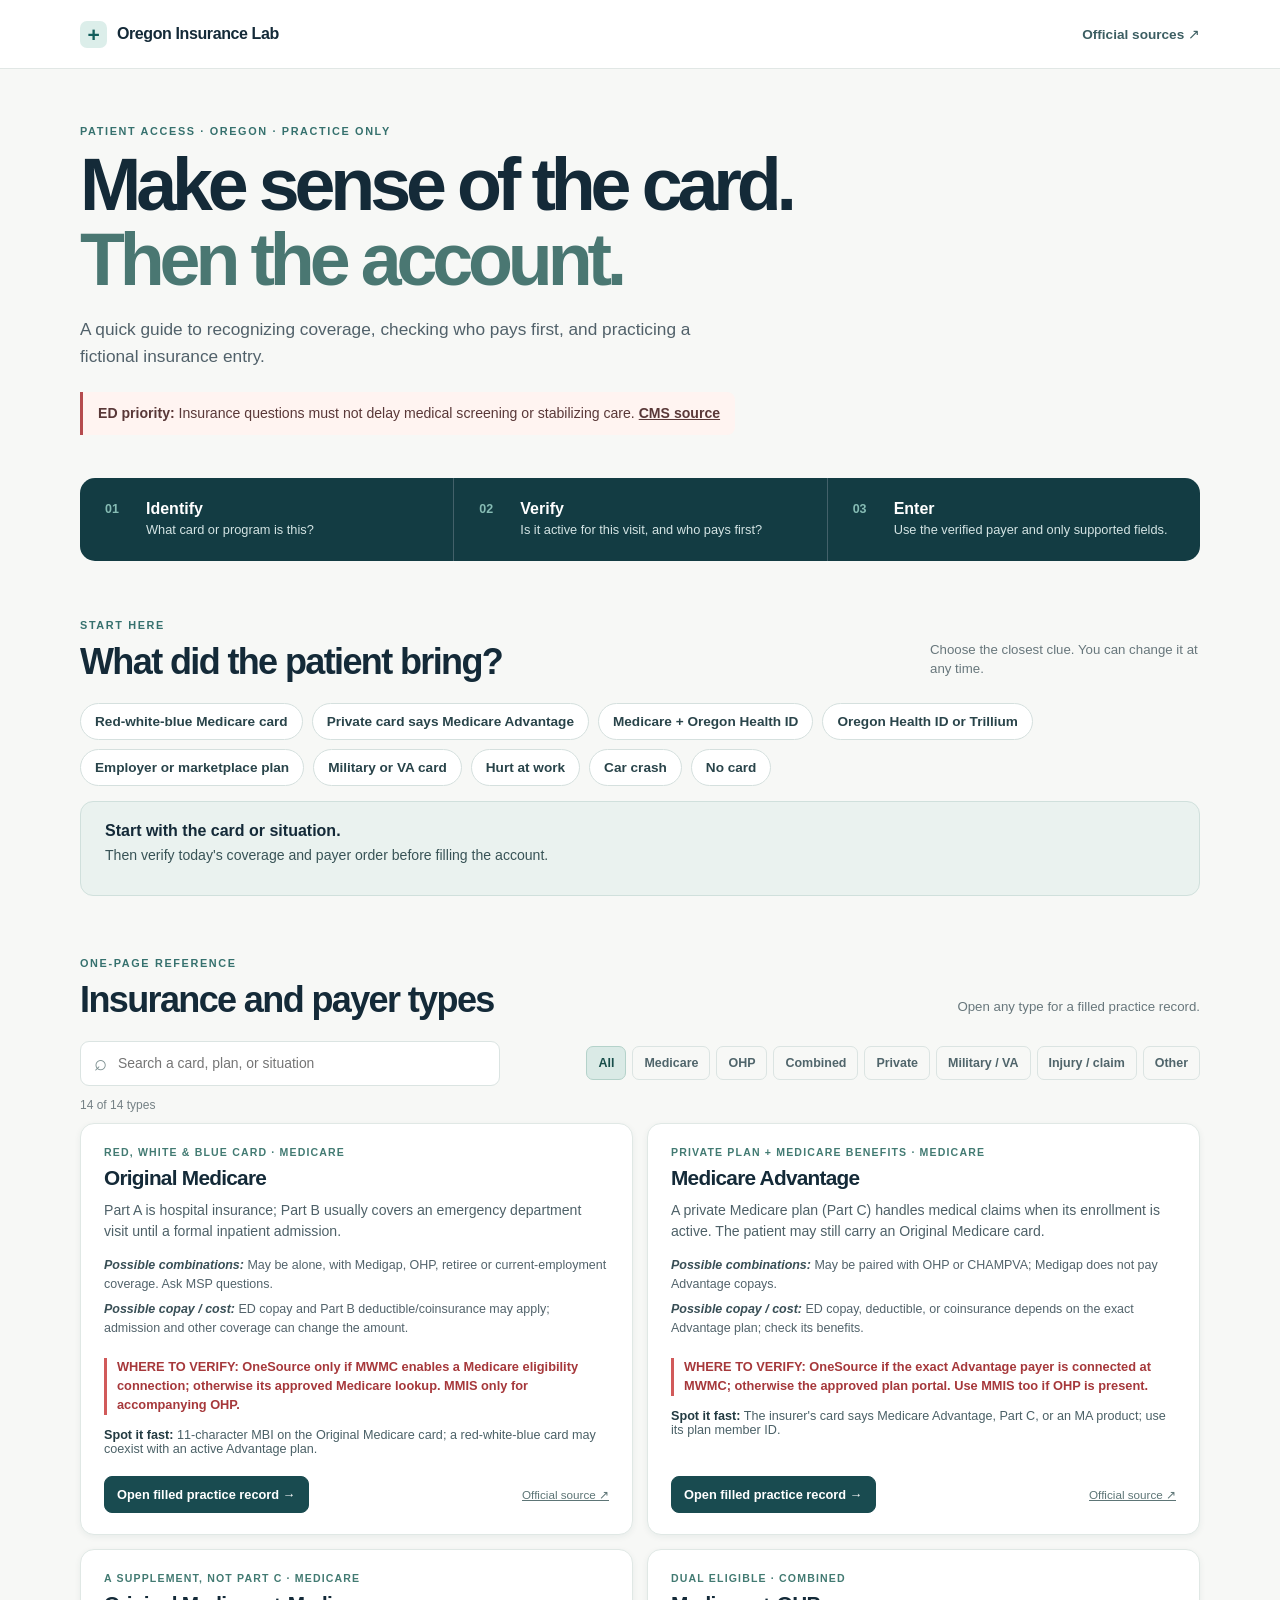
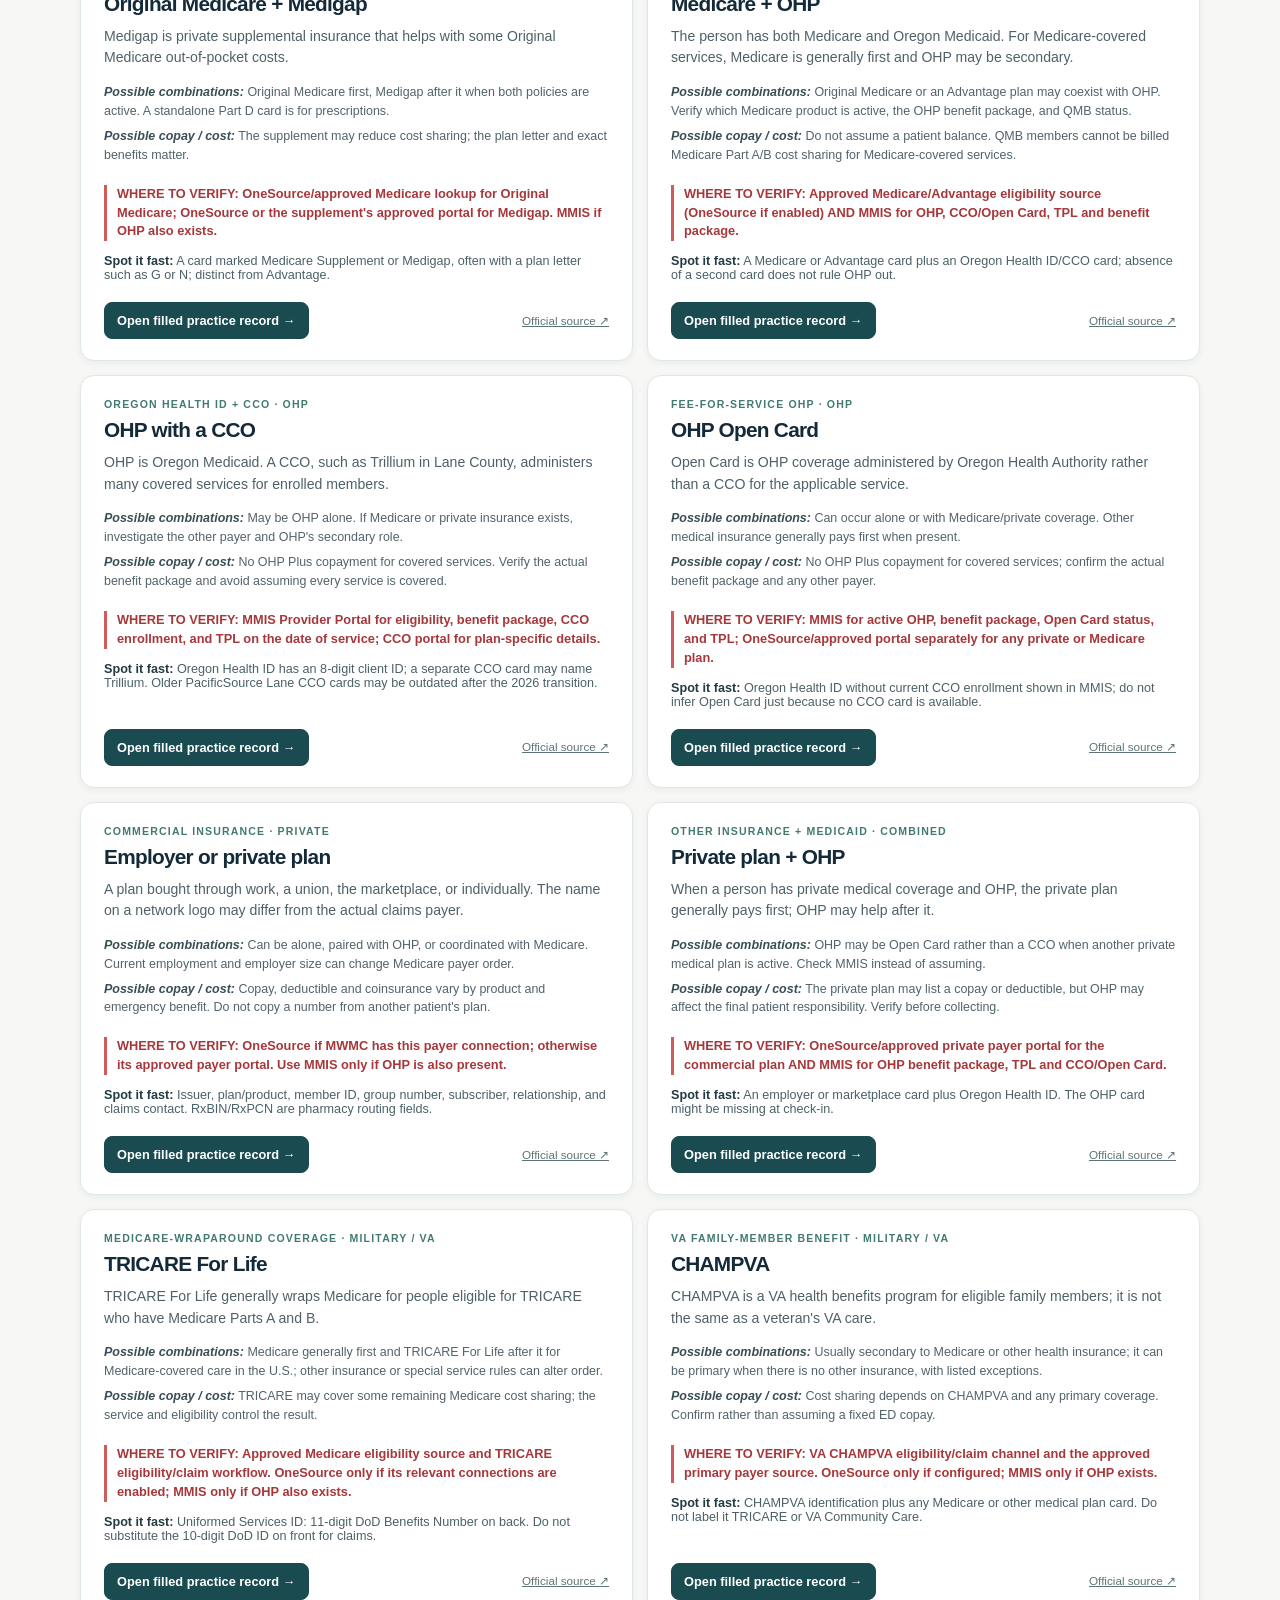
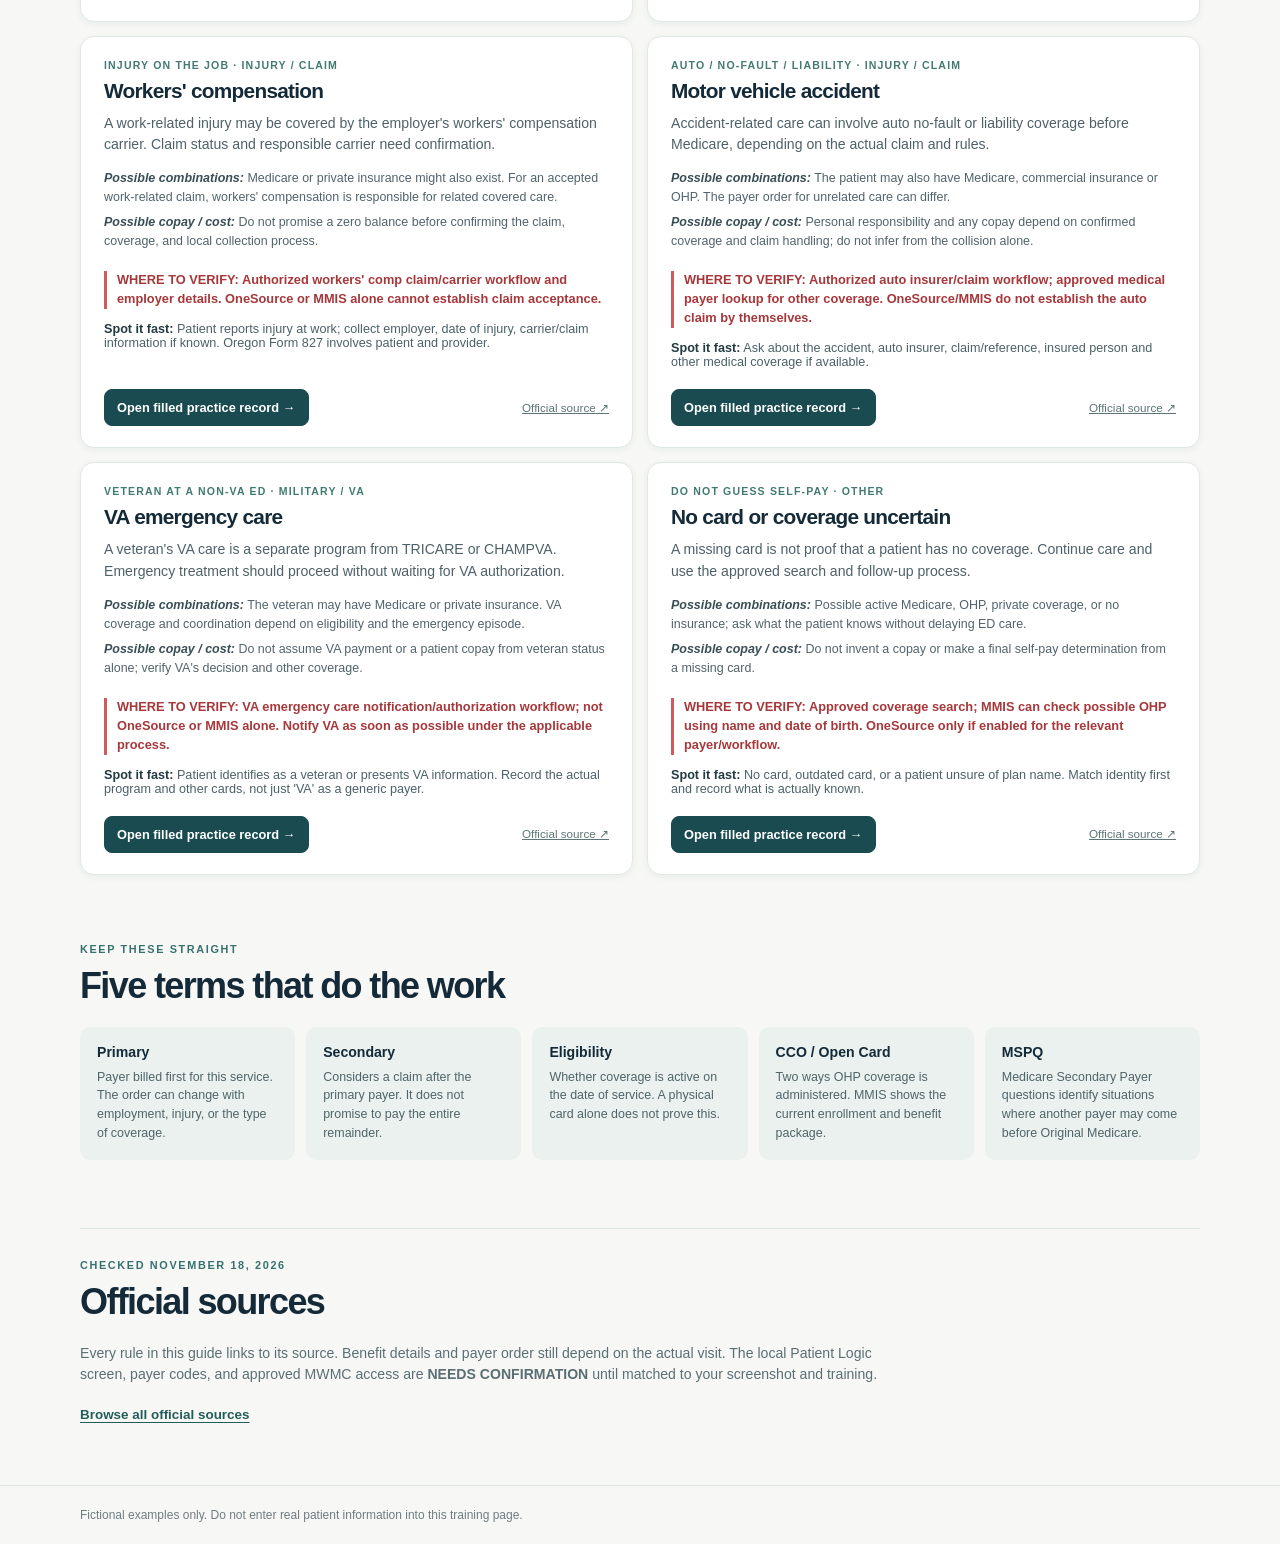
<file: projects/oregon-insurance-lab/index.html>
<!doctype html>
<html lang="en">
<head>
  <meta charset="utf-8">
  <meta name="viewport" content="width=device-width, initial-scale=1">
  <meta name="color-scheme" content="light">
  <title>Oregon Insurance Lab · Patient Access</title>
  <link rel="stylesheet" href="styles.css">
  <script src="app.js" defer></script>
</head>
<body>
  <a class="skip-link" href="#main">Skip to insurance types</a>
  <header class="site-header">
    <div class="shell header-row">
      <div class="brand"><span class="brand-mark" aria-hidden="true">+</span><span>Oregon Insurance Lab</span></div>
      <a class="header-link" href="#sources">Official sources <span aria-hidden="true">↗</span></a>
    </div>
  </header>

  <main id="main" class="shell">
    <section class="intro" aria-labelledby="page-title">
      <p class="eyebrow">Patient access · Oregon · practice only</p>
      <h1 id="page-title">Make sense of the card.<br><span>Then the account.</span></h1>
      <p class="lede">A quick guide to recognizing coverage, checking who pays first, and practicing a fictional insurance entry.</p>
      <div class="safety-line"><strong>ED priority:</strong> Insurance questions must not delay medical screening or stabilizing care. <a href="https://www.cms.gov/files/document/emtala-know-your-rights.pdf-0" target="_blank" rel="noopener noreferrer">CMS source</a></div>
    </section>

    <section class="three-steps" aria-label="Three decisions in order">
      <div><span>01</span><strong>Identify</strong><small>What card or program is this?</small></div>
      <div><span>02</span><strong>Verify</strong><small>Is it active for this visit, and who pays first?</small></div>
      <div><span>03</span><strong>Enter</strong><small>Use the verified payer and only supported fields.</small></div>
    </section>

    <section class="finder" aria-labelledby="finder-title">
      <div class="section-head">
        <div><p class="eyebrow">Start here</p><h2 id="finder-title">What did the patient bring?</h2></div>
        <p>Choose the closest clue. You can change it at any time.</p>
      </div>
      <div id="clue-list" class="clue-list" role="group" aria-label="Card and situation clues"></div>
      <div id="clue-result" class="clue-result" aria-live="polite"></div>
    </section>

    <section class="directory" aria-labelledby="directory-title">
      <div class="section-head">
        <div><p class="eyebrow">One-page reference</p><h2 id="directory-title">Insurance and payer types</h2></div>
        <p>Open any type for a filled practice record.</p>
      </div>
      <div class="tools-row">
        <label class="search-wrap"><span class="visually-hidden">Search payer types</span><span aria-hidden="true">⌕</span><input id="search" type="search" placeholder="Search a card, plan, or situation" autocomplete="off"></label>
        <div id="filters" class="filters" role="group" aria-label="Filter payer types"></div>
      </div>
      <p id="result-count" class="result-count" aria-live="polite"></p>
      <div id="payer-list" class="payer-list"></div>
    </section>

    <section class="terms" aria-labelledby="terms-title">
      <div class="section-head"><div><p class="eyebrow">Keep these straight</p><h2 id="terms-title">Five terms that do the work</h2></div></div>
      <dl>
        <div><dt>Primary</dt><dd>Payer billed first for this service. The order can change with employment, injury, or the type of coverage.</dd></div>
        <div><dt>Secondary</dt><dd>Considers a claim after the primary payer. It does not promise to pay the entire remainder.</dd></div>
        <div><dt>Eligibility</dt><dd>Whether coverage is active on the date of service. A physical card alone does not prove this.</dd></div>
        <div><dt>CCO / Open Card</dt><dd>Two ways OHP coverage is administered. MMIS shows the current enrollment and benefit package.</dd></div>
        <div><dt>MSPQ</dt><dd>Medicare Secondary Payer questions identify situations where another payer may come before Original Medicare.</dd></div>
      </dl>
    </section>

    <section id="sources" class="sources" aria-labelledby="sources-title">
      <div class="section-head"><div><p class="eyebrow">Checked November 18, 2026</p><h2 id="sources-title">Official sources</h2></div></div>
      <p>Every rule in this guide links to its source. Benefit details and payer order still depend on the actual visit. The local Patient Logic screen, payer codes, and approved MWMC access are <strong>NEEDS CONFIRMATION</strong> until matched to your screenshot and training.</p>
      <details class="source-details"><summary>Browse all official sources</summary><div id="source-list" class="source-list"></div></details>
    </section>
  </main>

  <footer class="site-footer"><div class="shell">Fictional examples only. Do not enter real patient information into this training page.</div></footer>

  <dialog id="record-dialog" aria-labelledby="record-title">
    <div class="dialog-head"><div><p class="eyebrow">Fictional practice record</p><h2 id="record-title"></h2></div><button id="close-dialog" class="icon-button" type="button" aria-label="Close practice record">×</button></div>
    <div id="record-body"></div>
  </dialog>
</body>
</html>
</file>
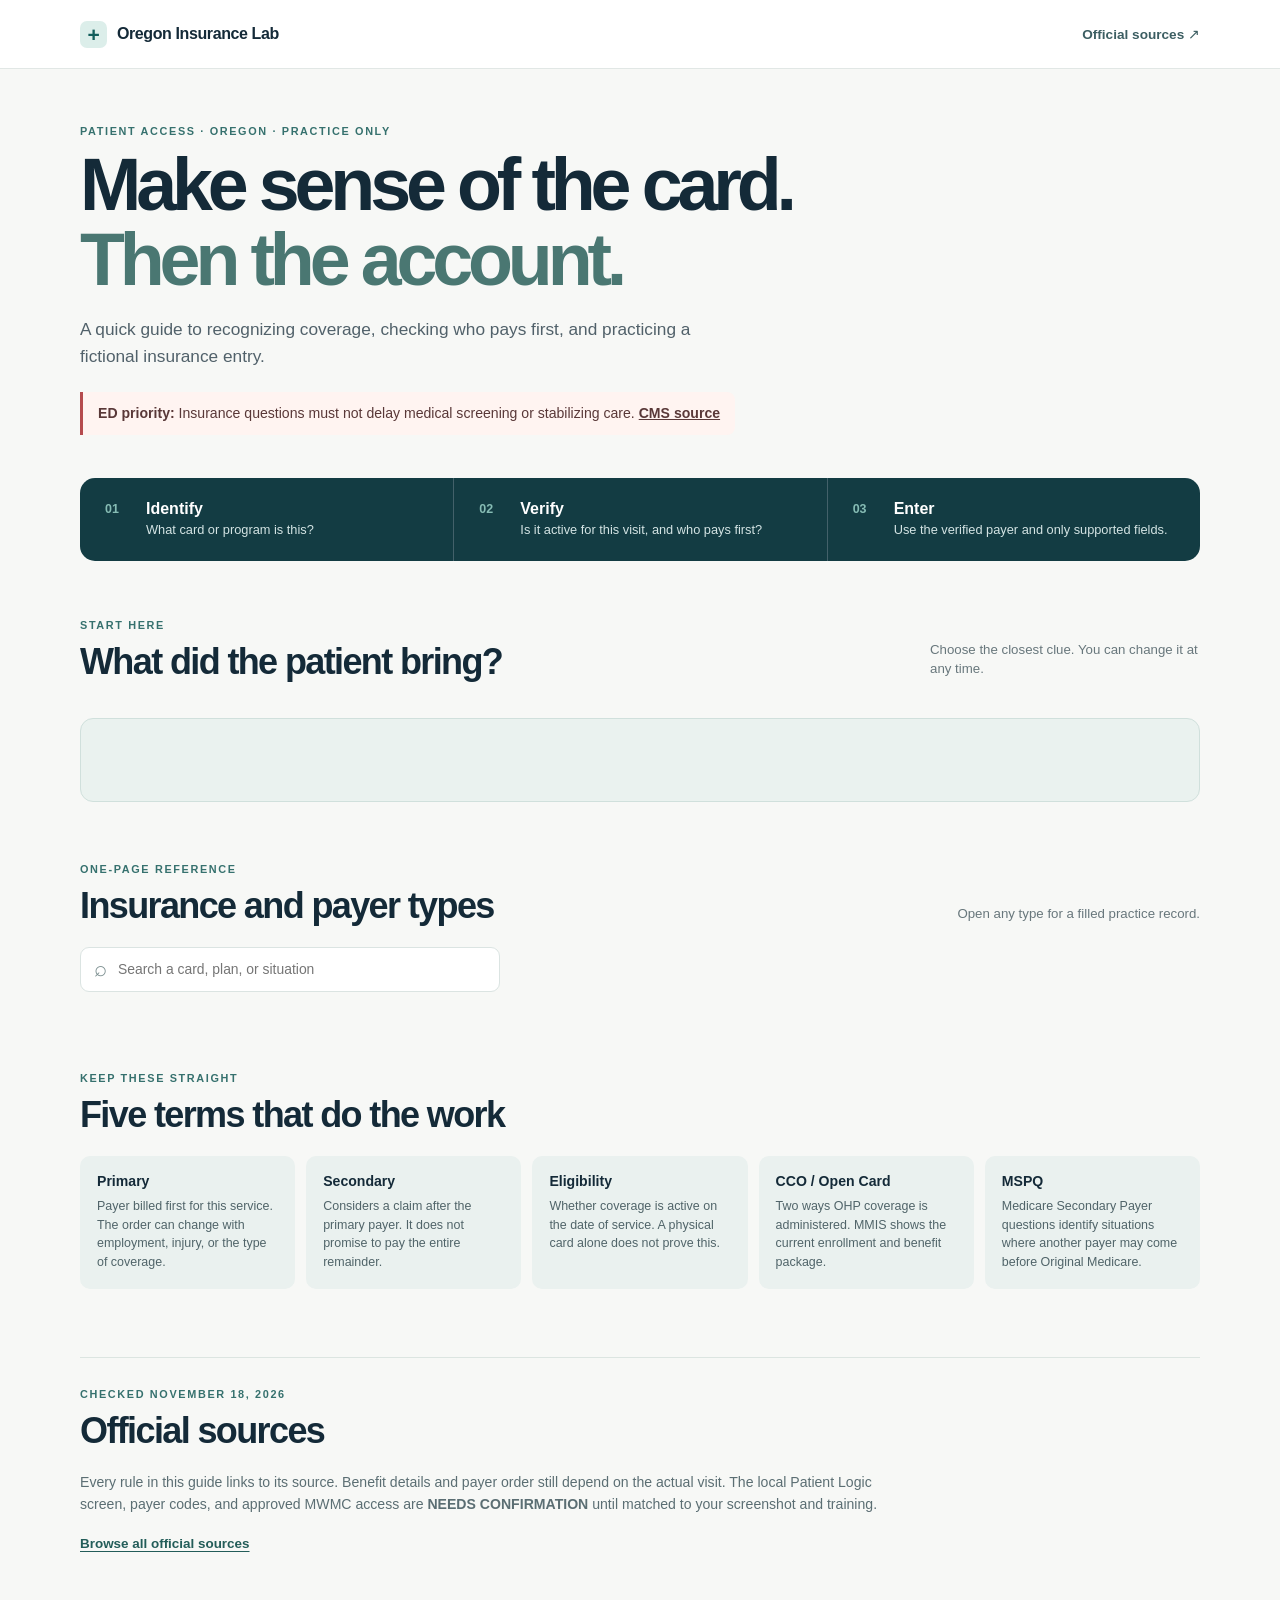
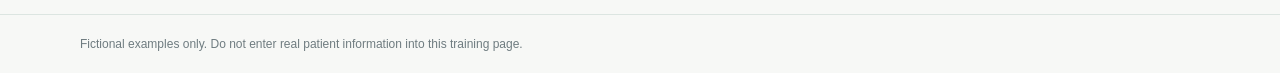
<file: projects/oregon-insurance-lab/Oregon-Insurance-Lab.html>
<!doctype html>
<html lang="en">
<head>
  <meta charset="utf-8">
  <meta name="viewport" content="width=device-width, initial-scale=1">
  <meta name="color-scheme" content="light">
  <title>Oregon Insurance Lab · Patient Access</title>
  <style>
:root{font-family:Inter,ui-sans-serif,-apple-system,BlinkMacSystemFont,"Segoe UI",sans-serif;color:#142a38;background:#f7f8f6;font-synthesis:none}*{box-sizing:border-box}html{scroll-behavior:smooth}body{margin:0}button,input{font:inherit}button{cursor:pointer}a{color:inherit}a:hover{text-decoration-thickness:2px}.shell{width:min(1120px,calc(100% - 48px));margin:auto}.visually-hidden{position:absolute;width:1px;height:1px;overflow:hidden;clip:rect(0 0 0 0);white-space:nowrap}.skip-link{position:absolute;left:-9999px;background:#fff;padding:12px;z-index:20}.skip-link:focus{left:12px;top:12px}.site-header{background:#fff;border-bottom:1px solid #e1e7e5}.header-row{min-height:68px;display:flex;align-items:center;justify-content:space-between;gap:16px}.brand{display:flex;align-items:center;gap:10px;font-weight:780;letter-spacing:-.025em}.brand-mark{display:grid;place-items:center;width:27px;height:27px;background:#dceeea;color:#125e5c;border-radius:7px;font-size:21px;line-height:1}.header-link{font-size:.85rem;color:#3c5e62;text-decoration:none;font-weight:650}.intro{padding:56px 0 30px}.eyebrow{text-transform:uppercase;letter-spacing:.15em;font-size:.68rem;font-weight:800;color:#36716e;margin:0 0 10px}h1,h2,h3,p{margin-top:0}h1{font-size:clamp(2.55rem,6vw,4.6rem);line-height:1.02;letter-spacing:-.07em;margin-bottom:19px;max-width:850px}h1 span{color:#4a7772}.lede{font-size:1.08rem;line-height:1.55;color:#51616a;max-width:660px;margin-bottom:22px}.safety-line{display:inline-block;border-left:3px solid #b54b4e;background:#fff4f1;color:#593838;padding:11px 15px;font-size:.88rem;line-height:1.5;border-radius:0 8px 8px 0}.safety-line a{font-weight:700}.three-steps{display:grid;grid-template-columns:repeat(3,1fr);background:#133c43;color:#fff;border-radius:15px;overflow:hidden;margin:13px 0 58px}.three-steps>div{padding:22px 25px;display:grid;grid-template-columns:35px 1fr;column-gap:6px;row-gap:3px}.three-steps>div+div{border-left:1px solid #43616a}.three-steps span{grid-row:span 2;color:#86bcb4;font-size:.78rem;font-weight:800;padding-top:2px}.three-steps strong{font-size:1rem}.three-steps small{color:#d4e4e4;font-size:.8rem;line-height:1.4}.section-head{display:flex;justify-content:space-between;align-items:end;gap:24px;margin-bottom:21px}.section-head h2{font-size:clamp(1.55rem,3vw,2.25rem);letter-spacing:-.045em;line-height:1.14;margin:0}.section-head>p{max-width:270px;font-size:.83rem;line-height:1.45;color:#68777c;margin:0 0 3px}.finder{margin-bottom:61px}.clue-list{display:flex;flex-wrap:wrap;gap:9px}.clue{border:1px solid #d5e0de;border-radius:100px;background:white;padding:10px 14px;color:#29444a;font-size:.85rem;font-weight:650;transition:.18s}.clue:hover,.clue:focus-visible{border-color:#2b6865;background:#ecf6f3}.clue[aria-pressed="true"]{background:#163e45;color:#fff;border-color:#163e45}.clue-result{background:#eaf2ef;border:1px solid #d0e0dc;border-radius:13px;padding:20px 24px;margin-top:15px;min-height:84px}.clue-result h3{font-size:1rem;margin-bottom:5px}.clue-result p{font-size:.88rem;line-height:1.55;margin-bottom:8px;color:#385356}.text-button{border:0;background:none;color:#135e5a;text-decoration:underline;font-weight:750;padding:0}.directory{margin-bottom:68px}.tools-row{display:flex;gap:12px;align-items:center;justify-content:space-between;flex-wrap:wrap}.search-wrap{display:flex;gap:9px;align-items:center;background:#fff;border:1px solid #dbe4e2;border-radius:9px;min-width:260px;flex:1;max-width:420px;padding:0 13px;color:#7c8f90}.search-wrap:focus-within{outline:2px solid #5b9b93}.search-wrap span{font-size:1.4rem}.search-wrap input{width:100%;height:43px;border:0;outline:0;background:transparent;color:#17343b;font-size:.87rem}.filters{display:flex;flex-wrap:wrap;gap:6px}.filter{border:1px solid #dbe4e2;background:transparent;border-radius:7px;padding:9px 11px;color:#50656b;font-size:.78rem;font-weight:700}.filter[aria-pressed="true"]{background:#daeae6;color:#184e4a;border-color:#b4d2ca}.result-count{font-size:.75rem;color:#758185;margin:12px 0 11px}.payer-list{display:grid;grid-template-columns:repeat(2,minmax(0,1fr));gap:14px}.payer{background:#fff;border:1px solid #e0e8e5;border-radius:14px;padding:22px 23px 21px;box-shadow:0 2px 6px #163b3910;display:flex;flex-direction:column}.payer-tag{font-size:.66rem;letter-spacing:.11em;text-transform:uppercase;font-weight:800;color:#427a72;margin:0 0 8px}.payer h3{font-size:1.3rem;letter-spacing:-.035em;margin:0 0 9px;line-height:1.2}.payer .gist{font-size:.88rem;color:#4e6168;line-height:1.52;margin-bottom:14px}.payer .hint{font-size:.78rem;line-height:1.52;color:#52636b;margin:0 0 6px}.payer .hint em{font-weight:700;color:#394f56}.payer .verify{font-size:.8rem;line-height:1.48;color:#a6383b;font-weight:750;margin:14px 0 13px;border-left:3px solid #d15a5a;padding-left:10px}.payer .look{font-size:.79rem;color:#4b6167;margin:0 0 11px}.payer .look strong{color:#233b42}.payer-actions{display:flex;align-items:center;justify-content:space-between;gap:8px;margin-top:auto;padding-top:9px}.primary-button{background:#194b50;color:#fff;border:1px solid #194b50;border-radius:8px;padding:10px 12px;font-size:.8rem;font-weight:750}.primary-button:hover{background:#0c363c}.source-inline{font-size:.73rem;color:#5d7576;text-decoration:underline}.empty{grid-column:1/-1;padding:25px;text-align:center;color:#68777c;background:#fff;border:1px dashed #cbd6d3;border-radius:10px}.terms{margin-bottom:68px}.terms dl{display:grid;grid-template-columns:repeat(5,1fr);gap:11px;margin:0}.terms dl>div{background:#eaf1ef;border-radius:10px;padding:17px}.terms dt{font-weight:800;font-size:.88rem;margin-bottom:8px}.terms dd{margin:0;font-size:.78rem;line-height:1.5;color:#506469}.sources{padding:30px 0 62px;border-top:1px solid #dce5e1}.sources>p{max-width:800px;color:#5b6e73;line-height:1.55;font-size:.88rem}.source-list{display:grid;grid-template-columns:repeat(3,1fr);gap:10px}.source-list a{background:#fff;border:1px solid #dce7e3;border-radius:8px;padding:13px 14px;text-decoration:none;color:#285d5b;font-weight:650;font-size:.8rem;line-height:1.45}.source-list a:hover{text-decoration:underline}.source-list small{display:block;color:#758486;margin-top:3px;font-weight:500}.site-footer{border-top:1px solid #dce5e1;padding:22px 0;color:#6f7c80;font-size:.75rem}dialog{width:min(760px,calc(100% - 26px));max-height:calc(100vh - 38px);border:1px solid #d6e3df;border-radius:15px;box-shadow:0 24px 70px #0d2b3560;padding:0;background:#fafcfb;color:#18323b}dialog::backdrop{background:#102d38a8}.dialog-head{display:flex;align-items:start;justify-content:space-between;padding:25px 27px 16px;border-bottom:1px solid #e0e8e5;background:#fff}.dialog-head h2{font-size:1.6rem;letter-spacing:-.04em;margin:0}.icon-button{border:1px solid #d5dfdc;background:#fff;border-radius:7px;font-size:1.5rem;width:35px;height:35px;line-height:1}.dialog-content{padding:22px 27px 30px}.record-alert{background:#fff4e7;border-left:3px solid #bd7b2a;padding:11px 13px;border-radius:0 7px 7px 0;font-size:.8rem;line-height:1.45;color:#694c2b;margin-bottom:17px}.scenario{background:#e8f1ee;border-radius:9px;padding:14px 16px;line-height:1.55;font-size:.88rem;margin-bottom:15px}.scenario strong{display:block;margin-bottom:4px}.record-controls{display:flex;align-items:center;gap:10px;flex-wrap:wrap;margin:15px 0}.mode-button{border:1px solid #b5cdc7;background:white;color:#1c625d;border-radius:7px;padding:9px 12px;font-size:.8rem;font-weight:700}.mode-button[aria-pressed="true"]{background:#194b50;color:white;border-color:#194b50}.record-table{width:100%;border-collapse:collapse;background:#fff;border:1px solid #dae5e1;border-radius:8px;overflow:hidden;font-size:.79rem}.record-table tr+tr{border-top:1px solid #e6eeea}.record-table th,.record-table td{text-align:left;vertical-align:top;padding:10px 12px;line-height:1.45}.record-table th{width:36%;color:#465f64;font-weight:700;background:#f7faf8}.record-table td{font-weight:570}.record-table .pending{color:#a74e25}.record-table .blank{color:#9faeae;font-style:italic}.learning-note{font-size:.78rem;line-height:1.5;color:#52666a;margin-top:17px}.learning-note strong{color:#233f47}.record-sources{margin-top:14px;font-size:.75rem;color:#5c7275}.record-sources a{color:#20635e}.practice-question{margin:18px 0 0;border:1px solid #d8e5e1;border-radius:9px;padding:15px;background:#fff}.practice-question legend{font-weight:800;font-size:.85rem;padding:0 4px}.practice-question label{display:block;margin:10px 0;font-size:.82rem}.practice-question input{margin-right:8px;accent-color:#245f5a}.feedback{font-size:.82rem;font-weight:700;line-height:1.4;min-height:22px;margin:8px 0 0}.feedback.correct{color:#1f6a50}.feedback.incorrect{color:#a6383b}
@media(max-width:820px){.payer-list{grid-template-columns:1fr}.terms dl{grid-template-columns:repeat(2,1fr)}.source-list{grid-template-columns:repeat(2,1fr)}.section-head{align-items:start}.section-head>p{display:none}}@media(max-width:610px){.shell{width:min(100% - 30px,1120px)}.header-row{min-height:58px}.header-link{font-size:.75rem}.intro{padding-top:39px}.three-steps{grid-template-columns:1fr;margin-bottom:45px}.three-steps>div{padding:14px 18px}.three-steps>div+div{border-left:0;border-top:1px solid #43616a}.finder,.directory,.terms{margin-bottom:48px}.terms dl,.source-list{grid-template-columns:1fr}.tools-row{display:block}.search-wrap{max-width:none}.filters{margin-top:11px}.payer{padding:19px}.dialog-content{padding:18px 17px 25px}.dialog-head{padding:20px 17px 14px}.record-table th{width:40%}}
.source-details{margin-top:19px}.source-details summary{cursor:pointer;display:inline-block;color:#235d59;font-size:.84rem;font-weight:750;text-decoration:underline;text-underline-offset:3px}.source-details[open] summary{margin-bottom:16px}

</style>
  <script defer>
/* All names, dates, member numbers, and addresses below are fictional training data. */
const sources = {
  ohpVerify: {name:"OHA · Verify OHP eligibility and CCO", url:"https://www.oregon.gov/oha/hsd/ohp/pages/eligibility-verification.aspx", org:"Oregon Health Authority"},
  ohpId: {name:"OHA · Oregon Health ID and 8-digit client ID", url:"https://www.oregon.gov/oha/hsd/ohp/pages/eligibility.aspx", org:"Oregon Health Authority"},
  ohpOther: {name:"OHA · OHP with other insurance", url:"https://www.oregon.gov/OHA/HSD/OHP/Pages/Insurance.aspx", org:"Oregon Health Authority"},
  ohpCopay: {name:"OHA · OHP Plus copayment guidance", url:"https://www.oregon.gov/oha/HSD/OHP/Tools/General%20Rules%20Provider%20Guide.pdf", org:"Oregon Health Authority"},
  ohpLane: {name:"OHA · Lane County CCO changes", url:"https://www.oregon.gov/oha/HSD/OHP/pages/cco-changes.aspx", org:"Oregon Health Authority"},
  medicareParts: {name:"Medicare · Parts and coverage options", url:"https://www.medicare.gov/basics/get-started-with-medicare/medicare-basics/parts-of-medicare", org:"Medicare.gov"},
  medicareED: {name:"Medicare · Emergency department costs", url:"https://www.medicare.gov/coverage/emergency-department-services", org:"Medicare.gov"},
  medicareStatus: {name:"Medicare · Inpatient versus outpatient", url:"https://www.medicare.gov/coverage/inpatient-hospital-care/inpatient-outpatient-status", org:"Medicare.gov"},
  medicareCard: {name:"CMS · Medicare Beneficiary Identifier format", url:"https://www.cms.gov/medicare/new-medicare-card/understanding-the-mbi.pdf", org:"CMS"},
  medicareMA: {name:"Medicare · Use the active plan card", url:"https://www.medicare.gov/basics/get-started-with-medicare/using-medicare/your-medicare-card", org:"Medicare.gov"},
  medigap: {name:"Medicare · How Medigap works", url:"https://www.medicare.gov/health-drug-plans/medigap/basics/how-medigap-works", org:"Medicare.gov"},
  msp: {name:"CMS · Medicare Secondary Payer overview", url:"https://www.cms.gov/medicare/coordination-benefits-recovery/overview/secondary-payer", org:"CMS"},
  mspQuestions: {name:"CMS · Hospital MSP intake questions", url:"https://www.cms.gov/medicare/coordination-of-benefits-and-recovery/providerservices/partaotherinsurerintaketool", org:"CMS"},
  dual: {name:"Medicare · Medicaid and Medicare together", url:"https://www.medicare.gov/basics/costs/help/medicaid", org:"Medicare.gov"},
  qmb: {name:"CMS · QMB billing protections", url:"https://www.cms.gov/medicare/medicaid-coordination/about/qualified-medicare-beneficiary-program", org:"CMS"},
  tricare: {name:"TRICARE · For Life", url:"https://tricare.mil/Plans/HealthPlans/TFL", org:"TRICARE"},
  tricareId: {name:"TRICARE · Benefits number on ID card", url:"https://tricare.mil/Plans/Eligibility/IDCards/ShowingYourID", org:"TRICARE"},
  champva: {name:"VA · CHAMPVA and other insurance", url:"https://www.va.gov/resources/champva-care/", org:"U.S. Department of Veterans Affairs"},
  vaED: {name:"VA · Emergency care at non-VA facilities", url:"https://www.va.gov/resources/getting-emergency-care-at-non-va-facilities/", org:"U.S. Department of Veterans Affairs"},
  work: {name:"Oregon WCD · Work injury claim and Form 827", url:"https://wcd.oregon.gov/worker/Pages/file-a-claim.aspx", org:"Oregon Workers' Compensation Division"},
  oneSource: {name:"Experian Health · OneSource eligibility", url:"https://www.experian.com/healthcare/products/patient-access-registration/insurance-eligibility-verification", org:"Experian Health"}
};

const common = {
  payerContact:"VERIFY — use the live payer record, not this sample",
  effective:"VERIFY — eligibility for date of service",
  insuredGender:"VERIFY if required; do not infer from name",
  release:"NOT SET — follow the authorized local process",
  assignment:"NOT SET — follow the authorized local process",
  verified:"NO — a training card is not an eligibility response"
};

const cases = [
  {
    id:"original-medicare", title:"Original Medicare", group:"Medicare", tag:"Red, white & blue card",
    gist:"Part A is hospital insurance; Part B usually covers an emergency department visit until a formal inpatient admission.",
    combos:"May be alone, with Medigap, OHP, retiree or current-employment coverage. Ask MSP questions.",
    cost:"ED copay and Part B deductible/coinsurance may apply; admission and other coverage can change the amount.",
    verify:"OneSource only if MWMC enables a Medicare eligibility connection; otherwise its approved Medicare lookup. MMIS only for accompanying OHP.",
    look:"11-character MBI on the Original Medicare card; a red-white-blue card may coexist with an active Advantage plan.",
    nuance:"Do not infer Medicare is first solely from age or a card. Ask about current work, spouse's work, injury, and other coverage through the approved MSPQ.",
    refs:["medicareParts","medicareED","medicareStatus","medicareCard","mspQuestions"],
    scenario:"Mara Ellis presents an Original Medicare card. The exercise assumes a completed eligibility check and MSPQ find no other active payer.",
    name:"Mara Ellis", dob:"05/14/1954", member:"1EG4TE5MK73 (CMS sample MBI; no dashes entered)", groupNo:"N/A — no group number on Original Medicare card", mbi:"1EG4TE5MK73 (CMS sample)",
    primary:"Original Medicare — after eligibility and MSPQ", secondary:"None shown or reported in this exercise", payer:"Original Medicare — select exact local entry", relation:"Self", employer:"N/A in this exercise", comment:"Training note: eligibility and MSPQ checked; no other payer reported. Record real actions only.",
    quiz:["Original Medicare automatically, because the card is present","Confirm active coverage and MSPQ before selecting payer order","A Medigap plan, even though none was presented"], answer:1
  },
  {
    id:"medicare-advantage", title:"Medicare Advantage", group:"Medicare", tag:"Private plan + Medicare benefits",
    gist:"A private Medicare plan (Part C) handles medical claims when its enrollment is active. The patient may still carry an Original Medicare card.",
    combos:"May be paired with OHP or CHAMPVA; Medigap does not pay Advantage copays.",
    cost:"ED copay, deductible, or coinsurance depends on the exact Advantage plan; check its benefits.",
    verify:"OneSource if the exact Advantage payer is connected at MWMC; otherwise the approved plan portal. Use MMIS too if OHP is present.",
    look:"The insurer's card says Medicare Advantage, Part C, or an MA product; use its plan member ID.",
    nuance:"Do not choose Original Medicare as the medical payer just because the patient also has a Medicare card. Verify the active product and exact payer.",
    refs:["medicareMA","medicareParts","medigap"],
    scenario:"Daniel Brooks shows a fictional Regence Medicare Advantage card and a red-white-blue Medicare card. The exercise assumes the Advantage plan is active.",
    name:"Daniel Brooks", dob:"08/09/1958", member:"DEMO-MA-004 (fictional, not a valid member ID)", groupNo:"DEMO-GRP-4 (fictional)", mbi:"VERIFY if separately required; do not replace the plan ID", primary:"Active Regence Medicare Advantage plan", secondary:"None reported in this exercise", payer:"Regence Medicare Advantage — exact local product needs confirmation", relation:"Self", employer:"N/A in this exercise", comment:"Training note: Advantage eligibility checked; plan card used for medical payer.",
    quiz:["Original Medicare card as primary medical payer","The active Advantage plan's exact payer entry","Both Original Medicare and Advantage as separate primary plans"], answer:1
  },
  {
    id:"medigap", title:"Original Medicare + Medigap", group:"Medicare", tag:"A supplement, not Part C",
    gist:"Medigap is private supplemental insurance that helps with some Original Medicare out-of-pocket costs.",
    combos:"Original Medicare first, Medigap after it when both policies are active. A standalone Part D card is for prescriptions.",
    cost:"The supplement may reduce cost sharing; the plan letter and exact benefits matter.",
    verify:"OneSource/approved Medicare lookup for Original Medicare; OneSource or the supplement's approved portal for Medigap. MMIS if OHP also exists.",
    look:"A card marked Medicare Supplement or Medigap, often with a plan letter such as G or N; distinct from Advantage.",
    nuance:"Medigap cannot be used to pay Medicare Advantage copays, deductibles, or premiums.",
    refs:["medigap","medicareED","medicareCard"],
    scenario:"Avery Chen shows Original Medicare and a fictional Medigap Plan G card. The exercise assumes both are active.",
    name:"Avery Chen", dob:"03/07/1950", member:"DEMO-MEDIGAP-03 (fictional)", groupNo:"Not shown on sample supplement card", mbi:"1EG4TE5MK73 (CMS sample; training reuse)", primary:"Original Medicare", secondary:"Medigap Plan G — if verified active", payer:"Primary: Original Medicare; secondary: exact supplement payer entry", relation:"Self", employer:"N/A in this exercise", comment:"Training note: separate Medicare and supplement records; both eligibility checks completed in scenario.",
    quiz:["Medigap first, Medicare second","Original Medicare first, Medigap second","Medigap is the same as Medicare Advantage"], answer:1
  },
  {
    id:"dual", title:"Medicare + OHP", group:"Combined", tag:"Dual eligible",
    gist:"The person has both Medicare and Oregon Medicaid. For Medicare-covered services, Medicare is generally first and OHP may be secondary.",
    combos:"Original Medicare or an Advantage plan may coexist with OHP. Verify which Medicare product is active, the OHP benefit package, and QMB status.",
    cost:"Do not assume a patient balance. QMB members cannot be billed Medicare Part A/B cost sharing for Medicare-covered services.",
    verify:"Approved Medicare/Advantage eligibility source (OneSource if enabled) AND MMIS for OHP, CCO/Open Card, TPL and benefit package.",
    look:"A Medicare or Advantage card plus an Oregon Health ID/CCO card; absence of a second card does not rule OHP out.",
    nuance:"Check whether the OHP coverage is full benefit, limited benefit, or QMB; these are not interchangeable.",
    refs:["dual","qmb","ohpVerify","ohpOther"],
    scenario:"Nina Patel presents Original Medicare and an Oregon Health ID. The exercise assumes MMIS confirms OHP and QMB for this date.",
    name:"Nina Patel", dob:"11/21/1952", member:"00000000 (fictional OHP training ID)", groupNo:"N/A for the OHP sample", mbi:"1EG4TE5MK73 (CMS sample; training reuse)", primary:"Original Medicare for Medicare-covered service", secondary:"OHP — exact CCO/Open Card entry after MMIS", payer:"Two separate records: Medicare and MMIS-confirmed OHP plan", relation:"Self", employer:"N/A in this exercise", comment:"Training note: both sources checked; QMB flag confirmed in exercise; do not collect Medicare cost share.",
    quiz:["OHP always before Medicare","Check both programs and QMB; Medicare usually first for Medicare-covered services","Bill the patient a Medicare copay without checking QMB"], answer:1
  },
  {
    id:"ohp-cco", title:"OHP with a CCO", group:"OHP", tag:"Oregon Health ID + CCO",
    gist:"OHP is Oregon Medicaid. A CCO, such as Trillium in Lane County, administers many covered services for enrolled members.",
    combos:"May be OHP alone. If Medicare or private insurance exists, investigate the other payer and OHP's secondary role.",
    cost:"No OHP Plus copayment for covered services. Verify the actual benefit package and avoid assuming every service is covered.",
    verify:"MMIS Provider Portal for eligibility, benefit package, CCO enrollment, and TPL on the date of service; CCO portal for plan-specific details.",
    look:"Oregon Health ID has an 8-digit client ID; a separate CCO card may name Trillium. Older PacificSource Lane CCO cards may be outdated after the 2026 transition.",
    nuance:"A CCO logo alone does not establish current enrollment. MMIS is the statewide source for the active date and plan.",
    refs:["ohpVerify","ohpId","ohpCopay","ohpLane"],
    scenario:"Leah Morgan presents an Oregon Health ID and a Trillium card. MMIS is assumed to show active OHP Plus and Trillium, no TPL.",
    name:"Leah Morgan", dob:"04/18/1995", member:"00000000 (fictional 8-digit training ID)", groupNo:"N/A for OHP sample", mbi:"N/A", primary:"Trillium CCO — after MMIS confirms enrollment", secondary:"None shown in exercise", payer:"Exact Trillium/OHP entry from current directory", relation:"Self", employer:"N/A in this exercise", comment:"Training note: MMIS date, benefit package, CCO and TPL checked; no OHP Plus copay.",
    quiz:["Use the old card's logo without checking","Verify today's OHP and CCO in MMIS","Assume every OHP member is on Open Card"], answer:1
  },
  {
    id:"ohp-open", title:"OHP Open Card", group:"OHP", tag:"Fee-for-service OHP",
    gist:"Open Card is OHP coverage administered by Oregon Health Authority rather than a CCO for the applicable service.",
    combos:"Can occur alone or with Medicare/private coverage. Other medical insurance generally pays first when present.",
    cost:"No OHP Plus copayment for covered services; confirm the actual benefit package and any other payer.",
    verify:"MMIS for active OHP, benefit package, Open Card status, and TPL; OneSource/approved portal separately for any private or Medicare plan.",
    look:"Oregon Health ID without current CCO enrollment shown in MMIS; do not infer Open Card just because no CCO card is available.",
    nuance:"OHA bills fee-for-service Open Card claims; this is distinct from sending a CCO claim.",
    refs:["ohpVerify","ohpOther","ohpCopay"],
    scenario:"Sam Ortega has an Oregon Health ID but no CCO card. MMIS is assumed to show active OHP Plus Open Card with no other coverage.",
    name:"Sam Ortega", dob:"01/30/1984", member:"00000000 (fictional 8-digit training ID)", groupNo:"N/A", mbi:"N/A", primary:"OHP Open Card — confirmed in MMIS", secondary:"None shown in exercise", payer:"OHA fee-for-service / exact Open Card entry", relation:"Self", employer:"N/A in this exercise", comment:"Training note: MMIS confirms Open Card, benefit package and no recorded TPL.",
    quiz:["No CCO card automatically means Open Card","Use MMIS to confirm Open Card status","Select Trillium for every Lane County member"], answer:1
  },
  {
    id:"commercial", title:"Employer or private plan", group:"Private", tag:"Commercial insurance",
    gist:"A plan bought through work, a union, the marketplace, or individually. The name on a network logo may differ from the actual claims payer.",
    combos:"Can be alone, paired with OHP, or coordinated with Medicare. Current employment and employer size can change Medicare payer order.",
    cost:"Copay, deductible and coinsurance vary by product and emergency benefit. Do not copy a number from another patient's plan.",
    verify:"OneSource if MWMC has this payer connection; otherwise its approved payer portal. Use MMIS only if OHP is also present.",
    look:"Issuer, plan/product, member ID, group number, subscriber, relationship, and claims contact. RxBIN/RxPCN are pharmacy routing fields.",
    nuance:"The payer name, product and active date matter more than the card color or a familiar insurer logo.",
    refs:["oneSource","msp","ohpOther"],
    scenario:"Taylor Reed presents a fictional employer-sponsored Regence PPO card. The exercise assumes eligibility confirms this is the only plan.",
    name:"Taylor Reed", dob:"09/02/1989", member:"DEMO-PPO-021 (fictional)", groupNo:"DEMO-GROUP-2 (fictional)", mbi:"N/A", primary:"Verified employer PPO", secondary:"None reported in exercise", payer:"Exact Regence PPO product in local directory", relation:"Self", employer:"Example Works LLC (fictional)", comment:"Training note: full ID, group, product and ED benefit checked with approved source.",
    quiz:["A network logo alone identifies the claims payer","Verify issuer, exact product, eligibility and member ID","RxBIN is the medical member ID"], answer:1
  },
  {
    id:"private-ohp", title:"Private plan + OHP", group:"Combined", tag:"Other insurance + Medicaid",
    gist:"When a person has private medical coverage and OHP, the private plan generally pays first; OHP may help after it.",
    combos:"OHP may be Open Card rather than a CCO when another private medical plan is active. Check MMIS instead of assuming.",
    cost:"The private plan may list a copay or deductible, but OHP may affect the final patient responsibility. Verify before collecting.",
    verify:"OneSource/approved private payer portal for the commercial plan AND MMIS for OHP benefit package, TPL and CCO/Open Card.",
    look:"An employer or marketplace card plus Oregon Health ID. The OHP card might be missing at check-in.",
    nuance:"Ask about all cards. An MMIS TPL record can show other coverage, but verify the private plan's current eligibility separately.",
    refs:["ohpOther","ohpVerify","ohpCopay"],
    scenario:"Riley Gomez shows a fictional employer plan and an Oregon Health ID. The exercise assumes both are active and MMIS shows Open Card secondary.",
    name:"Riley Gomez", dob:"06/25/1997", member:"DEMO-COMM-009; OHP 00000000 (fictional)", groupNo:"DEMO-GROUP-9 (fictional)", mbi:"N/A", primary:"Verified employer medical plan", secondary:"OHP Open Card — per MMIS exercise response", payer:"Two records: exact commercial product, then MMIS-confirmed OHP", relation:"Self", employer:"Example Works LLC (fictional)", comment:"Training note: commercial eligibility and MMIS TPL/benefit package checked; patient responsibility not presumed.",
    quiz:["OHP first because the card is newest","Private medical plan first in this exercise; verify OHP as secondary","Skip MMIS when a commercial card exists"], answer:1
  },
  {
    id:"tfl", title:"TRICARE For Life", group:"Military / VA", tag:"Medicare-wraparound coverage",
    gist:"TRICARE For Life generally wraps Medicare for people eligible for TRICARE who have Medicare Parts A and B.",
    combos:"Medicare generally first and TRICARE For Life after it for Medicare-covered care in the U.S.; other insurance or special service rules can alter order.",
    cost:"TRICARE may cover some remaining Medicare cost sharing; the service and eligibility control the result.",
    verify:"Approved Medicare eligibility source and TRICARE eligibility/claim workflow. OneSource only if its relevant connections are enabled; MMIS only if OHP also exists.",
    look:"Uniformed Services ID: 11-digit DoD Benefits Number on back. Do not substitute the 10-digit DoD ID on front for claims.",
    nuance:"An old note saying to use a sponsor SSN is not a verified MWMC instruction. Confirm the correct sensitive identifier in the approved workflow.",
    refs:["tricare","tricareId","msp"],
    scenario:"Chris Vale shows Medicare and a Uniformed Services ID. The exercise assumes TRICARE For Life eligibility and Medicare A/B are confirmed.",
    name:"Chris Vale", dob:"02/16/1956", member:"00000000000 (fictional 11-digit DBN)", groupNo:"N/A in this exercise", mbi:"1EG4TE5MK73 (CMS sample; training reuse)", primary:"Original Medicare for Medicare-covered service", secondary:"TRICARE For Life — after eligibility", payer:"Medicare plus exact TRICARE For Life entry", relation:"Self", employer:"N/A in exercise", comment:"Training note: Medicare A/B and TRICARE eligibility checked; DBN from back of sample card.",
    quiz:["Use the 10-digit DoD ID from the card front as the claim ID","Confirm Medicare A/B and use the approved TRICARE identifier","Assume TRICARE For Life is a Medicare Advantage plan"], answer:1
  },
  {
    id:"champva", title:"CHAMPVA", group:"Military / VA", tag:"VA family-member benefit",
    gist:"CHAMPVA is a VA health benefits program for eligible family members; it is not the same as a veteran's VA care.",
    combos:"Usually secondary to Medicare or other health insurance; it can be primary when there is no other insurance, with listed exceptions.",
    cost:"Cost sharing depends on CHAMPVA and any primary coverage. Confirm rather than assuming a fixed ED copay.",
    verify:"VA CHAMPVA eligibility/claim channel and the approved primary payer source. OneSource only if configured; MMIS only if OHP exists.",
    look:"CHAMPVA identification plus any Medicare or other medical plan card. Do not label it TRICARE or VA Community Care.",
    nuance:"VA says CHAMPVA is secondary to Medicare, including a Medicare Advantage plan, when the patient has both.",
    refs:["champva"],
    scenario:"Jamie Ford shows a fictional CHAMPVA card and an active Medicare Advantage card. The exercise assumes both are verified.",
    name:"Jamie Ford", dob:"10/05/1959", member:"DEMO-CHAMPVA-7 (fictional)", groupNo:"N/A in exercise", mbi:"VERIFY if separately needed; Advantage plan ID is separate", primary:"Active Medicare Advantage plan", secondary:"CHAMPVA — after eligibility", payer:"Exact Advantage product plus CHAMPVA entry", relation:"Self", employer:"N/A in exercise", comment:"Training note: both coverages checked; CHAMPVA not confused with VA care.",
    quiz:["CHAMPVA is always first to Medicare","Medicare plan first, CHAMPVA second in this exercise","CHAMPVA is another name for TRICARE For Life"], answer:1
  },
  {
    id:"work-injury", title:"Workers' compensation", group:"Injury / claim", tag:"Injury on the job",
    gist:"A work-related injury may be covered by the employer's workers' compensation carrier. Claim status and responsible carrier need confirmation.",
    combos:"Medicare or private insurance might also exist. For an accepted work-related claim, workers' compensation is responsible for related covered care.",
    cost:"Do not promise a zero balance before confirming the claim, coverage, and local collection process.",
    verify:"Authorized workers' comp claim/carrier workflow and employer details. OneSource or MMIS alone cannot establish claim acceptance.",
    look:"Patient reports injury at work; collect employer, date of injury, carrier/claim information if known. Oregon Form 827 involves patient and provider.",
    nuance:"If Medicare exists, the MSPQ matters. Do not turn a reported work injury into a confirmed, billable claim without verification.",
    refs:["work","msp"],
    scenario:"Robin Park says the injury occurred at work and brings a fictional carrier notice. The exercise assumes a claim number but not an acceptance decision.",
    name:"Robin Park", dob:"12/03/1980", member:"DEMO-CLAIM-827 (fictional claim reference)", groupNo:"N/A", mbi:"N/A in exercise", primary:"PENDING — workers' comp carrier/claim responsibility", secondary:"VERIFY other coverage and claim outcome", payer:"Carrier entry only after authorized verification", relation:"Self", employer:"Example Manufacturing LLC (fictional)", comment:"Training note: patient reports work injury; claim reference supplied; acceptance not yet confirmed.",
    quiz:["Mark the work claim accepted from the patient's report alone","Verify carrier and claim status before treating it as confirmed","Use MMIS as the workers' comp claim portal"], answer:1
  },
  {
    id:"mva", title:"Motor vehicle accident", group:"Injury / claim", tag:"Auto / no-fault / liability",
    gist:"Accident-related care can involve auto no-fault or liability coverage before Medicare, depending on the actual claim and rules.",
    combos:"The patient may also have Medicare, commercial insurance or OHP. The payer order for unrelated care can differ.",
    cost:"Personal responsibility and any copay depend on confirmed coverage and claim handling; do not infer from the collision alone.",
    verify:"Authorized auto insurer/claim workflow; approved medical payer lookup for other coverage. OneSource/MMIS do not establish the auto claim by themselves.",
    look:"Ask about the accident, auto insurer, claim/reference, insured person and other medical coverage if available.",
    nuance:"For Medicare beneficiaries, applicable no-fault/liability coverage may pay first for accident-related services; document facts, not assumptions.",
    refs:["msp"],
    scenario:"Alex Rivera reports a car crash and provides a fictional auto claim reference, but no confirmed coverage decision.",
    name:"Alex Rivera", dob:"07/11/1972", member:"DEMO-AUTO-018 (fictional claim reference)", groupNo:"N/A", mbi:"N/A in exercise", primary:"PENDING — applicable auto coverage not confirmed", secondary:"VERIFY medical coverage and coordination", payer:"Exact auto/medical payer only after verification", relation:"Self", employer:"N/A", comment:"Training note: accident described; auto insurer/claim given by patient; coverage unconfirmed.",
    quiz:["Auto insurance is always primary for every service afterward","Confirm the claim and whether services relate to the accident","MMIS confirms the auto claim"], answer:1
  },
  {
    id:"va-emergency", title:"VA emergency care", group:"Military / VA", tag:"Veteran at a non-VA ED",
    gist:"A veteran's VA care is a separate program from TRICARE or CHAMPVA. Emergency treatment should proceed without waiting for VA authorization.",
    combos:"The veteran may have Medicare or private insurance. VA coverage and coordination depend on eligibility and the emergency episode.",
    cost:"Do not assume VA payment or a patient copay from veteran status alone; verify VA's decision and other coverage.",
    verify:"VA emergency care notification/authorization workflow; not OneSource or MMIS alone. Notify VA as soon as possible under the applicable process.",
    look:"Patient identifies as a veteran or presents VA information. Record the actual program and other cards, not just 'VA' as a generic payer.",
    nuance:"VA states it must receive notification within 72 hours of non-VA emergency care; follow the hospital's current escalation route.",
    refs:["vaED"],
    scenario:"Morgan Lee reports VA enrollment at a non-VA ED and also has Medicare. VA coverage for this episode has not been determined.",
    name:"Morgan Lee", dob:"01/04/1965", member:"DEMO-VA-INFO (fictional reference)", groupNo:"N/A", mbi:"1EG4TE5MK73 (CMS sample; training reuse)", primary:"PENDING — episode-specific VA/other payer decision", secondary:"VERIFY Medicare and coordination", payer:"Do not select an unconfirmed VA payer entry", relation:"Self", employer:"N/A", comment:"Training note: veteran status reported; VA emergency notification and payer decision pending.",
    quiz:["Wait for VA authorization before ED screening","Treat immediately and route VA notification under the current process","TRICARE and VA care are the same payer"], answer:1
  },
  {
    id:"unknown", title:"No card or coverage uncertain", group:"Other", tag:"Do not guess self-pay",
    gist:"A missing card is not proof that a patient has no coverage. Continue care and use the approved search and follow-up process.",
    combos:"Possible active Medicare, OHP, private coverage, or no insurance; ask what the patient knows without delaying ED care.",
    cost:"Do not invent a copay or make a final self-pay determination from a missing card.",
    verify:"Approved coverage search; MMIS can check possible OHP using name and date of birth. OneSource only if enabled for the relevant payer/workflow.",
    look:"No card, outdated card, or a patient unsure of plan name. Match identity first and record what is actually known.",
    nuance:"OHA permits an MMIS eligibility search by first name, last name and date of birth when an Oregon Health ID is unavailable.",
    refs:["ohpVerify","ohpId","oneSource"],
    scenario:"Casey Hall has no card and thinks there may be OHP coverage. No eligibility response is available in the exercise.",
    name:"Casey Hall", dob:"09/15/1968", member:"UNKNOWN — do not invent a number", groupNo:"UNKNOWN", mbi:"UNKNOWN", primary:"PENDING — coverage search needed", secondary:"PENDING", payer:"No payer selected from an unsupported guess", relation:"VERIFY", employer:"VERIFY if relevant", comment:"Training note: no card; OHP possibility reported; eligibility search pending.",
    quiz:["Enter a made-up policy number to finish registration","Mark uninsured immediately from the missing card","Continue care and use the approved eligibility search"], answer:2
  }
];

const clues = [
  ["Red-white-blue Medicare card","original-medicare","Check whether an active Advantage plan or other payer also exists, then complete the applicable MSP questions."],
  ["Private card says Medicare Advantage","medicare-advantage","Verify the exact Advantage product and use its medical plan card for the payer record."],
  ["Medicare + Oregon Health ID","dual","Check the Medicare product and MMIS OHP/QMB status separately."],
  ["Oregon Health ID or Trillium","ohp-cco","Use MMIS to see whether today's coverage is Trillium, another CCO, or Open Card."],
  ["Employer or marketplace plan","commercial","Identify the issuer and medical product; verify date of service and other coverage."],
  ["Military or VA card","tfl","Determine whether this is TRICARE For Life, CHAMPVA, or veteran VA care; they have different rules."],
  ["Hurt at work","work-injury","Collect the work-injury facts and verify the carrier/claim before assigning responsibility."],
  ["Car crash","mva","Find the auto claim and other medical plans; determine whether this care relates to the accident."],
  ["No card","unknown","Don't invent a policy number. Use approved eligibility searches and record what remains unknown."]
];

const escapeHTML = value => String(value ?? "").replace(/[&<>"']/g, c => ({"&":"&amp;","<":"&lt;",">":"&gt;","\"":"&quot;","'":"&#39;"}[c]));
let activeFilter = "All";
const filters = ["All","Medicare","OHP","Combined","Private","Military / VA","Injury / claim","Other"];
const list = document.getElementById("payer-list");
const dialog = document.getElementById("record-dialog");

document.getElementById("clue-list").innerHTML = clues.map(([label], i) => `<button type="button" class="clue" data-clue="${i}" aria-pressed="false">${escapeHTML(label)}</button>`).join("");
document.getElementById("clue-result").innerHTML = `<h3>Start with the card or situation.</h3><p>Then verify today's coverage and payer order before filling the account.</p>`;
document.getElementById("filters").innerHTML = filters.map(f => `<button type="button" class="filter" data-filter="${escapeHTML(f)}" aria-pressed="${f === "All"}">${escapeHTML(f)}</button>`).join("");
document.getElementById("source-list").innerHTML = Object.values(sources).map(s => `<a href="${s.url}" target="_blank" rel="noopener noreferrer">${escapeHTML(s.name)}<small>${escapeHTML(s.org)} ↗</small></a>`).join("");

function renderCards(){
  const term = document.getElementById("search").value.trim().toLowerCase();
  const shown = cases.filter(c => (activeFilter === "All" || c.group === activeFilter) && [c.title,c.tag,c.gist,c.combos,c.look,c.verify].join(" ").toLowerCase().includes(term));
  document.getElementById("result-count").textContent = `${shown.length} of ${cases.length} types`;
  list.innerHTML = shown.length ? shown.map(c => `<article id="${c.id}" class="payer" tabindex="-1"><p class="payer-tag">${escapeHTML(c.tag)} · ${escapeHTML(c.group)}</p><h3><strong>${escapeHTML(c.title)}</strong></h3><p class="gist">${escapeHTML(c.gist)}</p><p class="hint"><em>Possible combinations:</em> ${escapeHTML(c.combos)}</p><p class="hint"><em>Possible copay / cost:</em> ${escapeHTML(c.cost)}</p><p class="verify">WHERE TO VERIFY: ${escapeHTML(c.verify)}</p><p class="look"><strong>Spot it fast:</strong> ${escapeHTML(c.look)}</p><div class="payer-actions"><button type="button" class="primary-button" data-record="${c.id}">Open filled practice record →</button><a class="source-inline" href="${sources[c.refs[0]].url}" target="_blank" rel="noopener noreferrer">Official source ↗</a></div></article>`).join("") : `<p class="empty">No matching type. Try a shorter card name or choose All.</p>`;
}

function recordRows(c){
  const values = {
    "Primary payer":c.primary,"Secondary / tertiary":c.secondary,"Search Insurance / payer":c.payer,
    "Payer address / phone":common.payerContact,"Policy / member / claim ID":c.member,"Group name / number":c.groupNo,
    "Medicare ID (if separate)":c.mbi,"Coverage effective date":common.effective,
    "Insured name":c.name,"Insured DOB":c.dob,"Insured gender field":common.insuredGender,
    "Relationship to patient":c.relation,"Employer (if applicable)":c.employer,
    "Release Information":common.release,"Assigned Benefits":common.assignment,"Verified":common.verified,
    "Comments":c.comment
  };
  return Object.entries(values).map(([label,value]) => `<tr><th scope="row">${escapeHTML(label)}</th><td class="${/VERIFY|PENDING|UNKNOWN|NOT SET|No payer/.test(value) ? "pending" : ""}" data-answer="${escapeHTML(value)}">${escapeHTML(value)}</td></tr>`).join("");
}

function openRecord(id){
  const c = cases.find(item => item.id === id); if(!c) return;
  document.getElementById("record-title").textContent = c.title;
  document.getElementById("record-body").innerHTML = `<div class="dialog-content"><div class="record-alert"><strong>Training layout, not the live Patient Logic screen.</strong> Field labels and order are based on existing practice notes. The exact screen, payer codes, and required local entries need the screenshot and trainer confirmation. Every identity and ID here is fictional or an official sample.</div><div class="scenario"><strong>At the desk</strong>${escapeHTML(c.scenario)}</div><p class="learning-note"><strong>The decision:</strong> ${escapeHTML(c.nuance)}</p><div class="record-controls"><button type="button" class="mode-button" data-mode="filled" aria-pressed="true">Filled example</button><button type="button" class="mode-button" data-mode="practice" aria-pressed="false">Hide answers to practice</button></div><div class="table-scroll"><table class="record-table"><tbody>${recordRows(c)}</tbody></table></div><fieldset class="practice-question"><legend>Quick check · What would you do first?</legend>${c.quiz.map((q,i)=>`<label><input type="radio" name="quiz" value="${i}">${escapeHTML(q)}</label>`).join("")}<p class="feedback" aria-live="polite"></p></fieldset><p class="record-sources">Sources: ${c.refs.map(k=>`<a href="${sources[k].url}" target="_blank" rel="noopener noreferrer">${escapeHTML(sources[k].org)}</a>`).join(" · ")}</p></div>`;
  dialog.dataset.caseId = id;
  dialog.showModal();
  document.getElementById("close-dialog").focus();
}

document.getElementById("clue-list").addEventListener("click", e => {
  const button = e.target.closest("[data-clue]"); if(!button) return;
  document.querySelectorAll(".clue").forEach(b => b.setAttribute("aria-pressed",String(b === button)));
  const [label,id,tip] = clues[Number(button.dataset.clue)];
  const c = cases.find(item => item.id === id);
  document.getElementById("clue-result").innerHTML = `<h3>${escapeHTML(label)}</h3><p>${escapeHTML(tip)}</p><button type="button" class="text-button" data-jump="${id}">Go to ${escapeHTML(c.title)} →</button>`;
});
document.getElementById("clue-result").addEventListener("click", e => {
  const button = e.target.closest("[data-jump]"); if(!button) return;
  activeFilter = "All";document.querySelectorAll(".filter").forEach(b=>b.setAttribute("aria-pressed",String(b.dataset.filter === "All")));
  document.getElementById("search").value = "";renderCards();
  const target = document.getElementById(button.dataset.jump);target.scrollIntoView({behavior:"smooth",block:"center"});target.focus({preventScroll:true});
});
document.getElementById("filters").addEventListener("click", e => {
  const button = e.target.closest("[data-filter]");if(!button)return;
  activeFilter = button.dataset.filter;document.querySelectorAll(".filter").forEach(b=>b.setAttribute("aria-pressed",String(b === button)));renderCards();
});
document.getElementById("search").addEventListener("input",renderCards);
list.addEventListener("click",e=>{const button=e.target.closest("[data-record]");if(button)openRecord(button.dataset.record)});
document.getElementById("close-dialog").addEventListener("click",()=>dialog.close());
dialog.addEventListener("click",e=>{if(e.target === dialog)dialog.close()});
dialog.addEventListener("click",e=>{
  const button=e.target.closest("[data-mode]");if(!button)return;
  const hide=button.dataset.mode === "practice";
  dialog.querySelectorAll("[data-mode]").forEach(b=>b.setAttribute("aria-pressed",String(b === button)));
  dialog.querySelectorAll("[data-answer]").forEach(cell=>{cell.textContent=hide?"Your answer…":cell.dataset.answer;cell.classList.toggle("blank",hide)});
});
dialog.addEventListener("change",e=>{
  if(e.target.name !== "quiz")return;
  const c=cases.find(item=>item.id === dialog.dataset.caseId);const feedback=dialog.querySelector(".feedback");
  const correct=Number(e.target.value) === c.answer;
  feedback.textContent=correct?"Yes. Verify the facts before choosing the payer entry.":"Try again. Check what is confirmed versus only reported.";
  feedback.className=`feedback ${correct?"correct":"incorrect"}`;
});
renderCards();

</script>
</head>
<body>
  <a class="skip-link" href="#main">Skip to insurance types</a>
  <header class="site-header">
    <div class="shell header-row">
      <div class="brand"><span class="brand-mark" aria-hidden="true">+</span><span>Oregon Insurance Lab</span></div>
      <a class="header-link" href="#sources">Official sources <span aria-hidden="true">↗</span></a>
    </div>
  </header>

  <main id="main" class="shell">
    <section class="intro" aria-labelledby="page-title">
      <p class="eyebrow">Patient access · Oregon · practice only</p>
      <h1 id="page-title">Make sense of the card.<br><span>Then the account.</span></h1>
      <p class="lede">A quick guide to recognizing coverage, checking who pays first, and practicing a fictional insurance entry.</p>
      <div class="safety-line"><strong>ED priority:</strong> Insurance questions must not delay medical screening or stabilizing care. <a href="https://www.cms.gov/files/document/emtala-know-your-rights.pdf-0" target="_blank" rel="noopener noreferrer">CMS source</a></div>
    </section>

    <section class="three-steps" aria-label="Three decisions in order">
      <div><span>01</span><strong>Identify</strong><small>What card or program is this?</small></div>
      <div><span>02</span><strong>Verify</strong><small>Is it active for this visit, and who pays first?</small></div>
      <div><span>03</span><strong>Enter</strong><small>Use the verified payer and only supported fields.</small></div>
    </section>

    <section class="finder" aria-labelledby="finder-title">
      <div class="section-head">
        <div><p class="eyebrow">Start here</p><h2 id="finder-title">What did the patient bring?</h2></div>
        <p>Choose the closest clue. You can change it at any time.</p>
      </div>
      <div id="clue-list" class="clue-list" role="group" aria-label="Card and situation clues"></div>
      <div id="clue-result" class="clue-result" aria-live="polite"></div>
    </section>

    <section class="directory" aria-labelledby="directory-title">
      <div class="section-head">
        <div><p class="eyebrow">One-page reference</p><h2 id="directory-title">Insurance and payer types</h2></div>
        <p>Open any type for a filled practice record.</p>
      </div>
      <div class="tools-row">
        <label class="search-wrap"><span class="visually-hidden">Search payer types</span><span aria-hidden="true">⌕</span><input id="search" type="search" placeholder="Search a card, plan, or situation" autocomplete="off"></label>
        <div id="filters" class="filters" role="group" aria-label="Filter payer types"></div>
      </div>
      <p id="result-count" class="result-count" aria-live="polite"></p>
      <div id="payer-list" class="payer-list"></div>
    </section>

    <section class="terms" aria-labelledby="terms-title">
      <div class="section-head"><div><p class="eyebrow">Keep these straight</p><h2 id="terms-title">Five terms that do the work</h2></div></div>
      <dl>
        <div><dt>Primary</dt><dd>Payer billed first for this service. The order can change with employment, injury, or the type of coverage.</dd></div>
        <div><dt>Secondary</dt><dd>Considers a claim after the primary payer. It does not promise to pay the entire remainder.</dd></div>
        <div><dt>Eligibility</dt><dd>Whether coverage is active on the date of service. A physical card alone does not prove this.</dd></div>
        <div><dt>CCO / Open Card</dt><dd>Two ways OHP coverage is administered. MMIS shows the current enrollment and benefit package.</dd></div>
        <div><dt>MSPQ</dt><dd>Medicare Secondary Payer questions identify situations where another payer may come before Original Medicare.</dd></div>
      </dl>
    </section>

    <section id="sources" class="sources" aria-labelledby="sources-title">
      <div class="section-head"><div><p class="eyebrow">Checked November 18, 2026</p><h2 id="sources-title">Official sources</h2></div></div>
      <p>Every rule in this guide links to its source. Benefit details and payer order still depend on the actual visit. The local Patient Logic screen, payer codes, and approved MWMC access are <strong>NEEDS CONFIRMATION</strong> until matched to your screenshot and training.</p>
      <details class="source-details"><summary>Browse all official sources</summary><div id="source-list" class="source-list"></div></details>
    </section>
  </main>

  <footer class="site-footer"><div class="shell">Fictional examples only. Do not enter real patient information into this training page.</div></footer>

  <dialog id="record-dialog" aria-labelledby="record-title">
    <div class="dialog-head"><div><p class="eyebrow">Fictional practice record</p><h2 id="record-title"></h2></div><button id="close-dialog" class="icon-button" type="button" aria-label="Close practice record">×</button></div>
    <div id="record-body"></div>
  </dialog>
</body>
</html>
</file>
<file: projects/oregon-insurance-lab/styles.css>
:root{font-family:Inter,ui-sans-serif,-apple-system,BlinkMacSystemFont,"Segoe UI",sans-serif;color:#142a38;background:#f7f8f6;font-synthesis:none}*{box-sizing:border-box}html{scroll-behavior:smooth}body{margin:0}button,input{font:inherit}button{cursor:pointer}a{color:inherit}a:hover{text-decoration-thickness:2px}.shell{width:min(1120px,calc(100% - 48px));margin:auto}.visually-hidden{position:absolute;width:1px;height:1px;overflow:hidden;clip:rect(0 0 0 0);white-space:nowrap}.skip-link{position:absolute;left:-9999px;background:#fff;padding:12px;z-index:20}.skip-link:focus{left:12px;top:12px}.site-header{background:#fff;border-bottom:1px solid #e1e7e5}.header-row{min-height:68px;display:flex;align-items:center;justify-content:space-between;gap:16px}.brand{display:flex;align-items:center;gap:10px;font-weight:780;letter-spacing:-.025em}.brand-mark{display:grid;place-items:center;width:27px;height:27px;background:#dceeea;color:#125e5c;border-radius:7px;font-size:21px;line-height:1}.header-link{font-size:.85rem;color:#3c5e62;text-decoration:none;font-weight:650}.intro{padding:56px 0 30px}.eyebrow{text-transform:uppercase;letter-spacing:.15em;font-size:.68rem;font-weight:800;color:#36716e;margin:0 0 10px}h1,h2,h3,p{margin-top:0}h1{font-size:clamp(2.55rem,6vw,4.6rem);line-height:1.02;letter-spacing:-.07em;margin-bottom:19px;max-width:850px}h1 span{color:#4a7772}.lede{font-size:1.08rem;line-height:1.55;color:#51616a;max-width:660px;margin-bottom:22px}.safety-line{display:inline-block;border-left:3px solid #b54b4e;background:#fff4f1;color:#593838;padding:11px 15px;font-size:.88rem;line-height:1.5;border-radius:0 8px 8px 0}.safety-line a{font-weight:700}.three-steps{display:grid;grid-template-columns:repeat(3,1fr);background:#133c43;color:#fff;border-radius:15px;overflow:hidden;margin:13px 0 58px}.three-steps>div{padding:22px 25px;display:grid;grid-template-columns:35px 1fr;column-gap:6px;row-gap:3px}.three-steps>div+div{border-left:1px solid #43616a}.three-steps span{grid-row:span 2;color:#86bcb4;font-size:.78rem;font-weight:800;padding-top:2px}.three-steps strong{font-size:1rem}.three-steps small{color:#d4e4e4;font-size:.8rem;line-height:1.4}.section-head{display:flex;justify-content:space-between;align-items:end;gap:24px;margin-bottom:21px}.section-head h2{font-size:clamp(1.55rem,3vw,2.25rem);letter-spacing:-.045em;line-height:1.14;margin:0}.section-head>p{max-width:270px;font-size:.83rem;line-height:1.45;color:#68777c;margin:0 0 3px}.finder{margin-bottom:61px}.clue-list{display:flex;flex-wrap:wrap;gap:9px}.clue{border:1px solid #d5e0de;border-radius:100px;background:white;padding:10px 14px;color:#29444a;font-size:.85rem;font-weight:650;transition:.18s}.clue:hover,.clue:focus-visible{border-color:#2b6865;background:#ecf6f3}.clue[aria-pressed="true"]{background:#163e45;color:#fff;border-color:#163e45}.clue-result{background:#eaf2ef;border:1px solid #d0e0dc;border-radius:13px;padding:20px 24px;margin-top:15px;min-height:84px}.clue-result h3{font-size:1rem;margin-bottom:5px}.clue-result p{font-size:.88rem;line-height:1.55;margin-bottom:8px;color:#385356}.text-button{border:0;background:none;color:#135e5a;text-decoration:underline;font-weight:750;padding:0}.directory{margin-bottom:68px}.tools-row{display:flex;gap:12px;align-items:center;justify-content:space-between;flex-wrap:wrap}.search-wrap{display:flex;gap:9px;align-items:center;background:#fff;border:1px solid #dbe4e2;border-radius:9px;min-width:260px;flex:1;max-width:420px;padding:0 13px;color:#7c8f90}.search-wrap:focus-within{outline:2px solid #5b9b93}.search-wrap span{font-size:1.4rem}.search-wrap input{width:100%;height:43px;border:0;outline:0;background:transparent;color:#17343b;font-size:.87rem}.filters{display:flex;flex-wrap:wrap;gap:6px}.filter{border:1px solid #dbe4e2;background:transparent;border-radius:7px;padding:9px 11px;color:#50656b;font-size:.78rem;font-weight:700}.filter[aria-pressed="true"]{background:#daeae6;color:#184e4a;border-color:#b4d2ca}.result-count{font-size:.75rem;color:#758185;margin:12px 0 11px}.payer-list{display:grid;grid-template-columns:repeat(2,minmax(0,1fr));gap:14px}.payer{background:#fff;border:1px solid #e0e8e5;border-radius:14px;padding:22px 23px 21px;box-shadow:0 2px 6px #163b3910;display:flex;flex-direction:column}.payer-tag{font-size:.66rem;letter-spacing:.11em;text-transform:uppercase;font-weight:800;color:#427a72;margin:0 0 8px}.payer h3{font-size:1.3rem;letter-spacing:-.035em;margin:0 0 9px;line-height:1.2}.payer .gist{font-size:.88rem;color:#4e6168;line-height:1.52;margin-bottom:14px}.payer .hint{font-size:.78rem;line-height:1.52;color:#52636b;margin:0 0 6px}.payer .hint em{font-weight:700;color:#394f56}.payer .verify{font-size:.8rem;line-height:1.48;color:#a6383b;font-weight:750;margin:14px 0 13px;border-left:3px solid #d15a5a;padding-left:10px}.payer .look{font-size:.79rem;color:#4b6167;margin:0 0 11px}.payer .look strong{color:#233b42}.payer-actions{display:flex;align-items:center;justify-content:space-between;gap:8px;margin-top:auto;padding-top:9px}.primary-button{background:#194b50;color:#fff;border:1px solid #194b50;border-radius:8px;padding:10px 12px;font-size:.8rem;font-weight:750}.primary-button:hover{background:#0c363c}.source-inline{font-size:.73rem;color:#5d7576;text-decoration:underline}.empty{grid-column:1/-1;padding:25px;text-align:center;color:#68777c;background:#fff;border:1px dashed #cbd6d3;border-radius:10px}.terms{margin-bottom:68px}.terms dl{display:grid;grid-template-columns:repeat(5,1fr);gap:11px;margin:0}.terms dl>div{background:#eaf1ef;border-radius:10px;padding:17px}.terms dt{font-weight:800;font-size:.88rem;margin-bottom:8px}.terms dd{margin:0;font-size:.78rem;line-height:1.5;color:#506469}.sources{padding:30px 0 62px;border-top:1px solid #dce5e1}.sources>p{max-width:800px;color:#5b6e73;line-height:1.55;font-size:.88rem}.source-list{display:grid;grid-template-columns:repeat(3,1fr);gap:10px}.source-list a{background:#fff;border:1px solid #dce7e3;border-radius:8px;padding:13px 14px;text-decoration:none;color:#285d5b;font-weight:650;font-size:.8rem;line-height:1.45}.source-list a:hover{text-decoration:underline}.source-list small{display:block;color:#758486;margin-top:3px;font-weight:500}.site-footer{border-top:1px solid #dce5e1;padding:22px 0;color:#6f7c80;font-size:.75rem}dialog{width:min(760px,calc(100% - 26px));max-height:calc(100vh - 38px);border:1px solid #d6e3df;border-radius:15px;box-shadow:0 24px 70px #0d2b3560;padding:0;background:#fafcfb;color:#18323b}dialog::backdrop{background:#102d38a8}.dialog-head{display:flex;align-items:start;justify-content:space-between;padding:25px 27px 16px;border-bottom:1px solid #e0e8e5;background:#fff}.dialog-head h2{font-size:1.6rem;letter-spacing:-.04em;margin:0}.icon-button{border:1px solid #d5dfdc;background:#fff;border-radius:7px;font-size:1.5rem;width:35px;height:35px;line-height:1}.dialog-content{padding:22px 27px 30px}.record-alert{background:#fff4e7;border-left:3px solid #bd7b2a;padding:11px 13px;border-radius:0 7px 7px 0;font-size:.8rem;line-height:1.45;color:#694c2b;margin-bottom:17px}.scenario{background:#e8f1ee;border-radius:9px;padding:14px 16px;line-height:1.55;font-size:.88rem;margin-bottom:15px}.scenario strong{display:block;margin-bottom:4px}.record-controls{display:flex;align-items:center;gap:10px;flex-wrap:wrap;margin:15px 0}.mode-button{border:1px solid #b5cdc7;background:white;color:#1c625d;border-radius:7px;padding:9px 12px;font-size:.8rem;font-weight:700}.mode-button[aria-pressed="true"]{background:#194b50;color:white;border-color:#194b50}.record-table{width:100%;border-collapse:collapse;background:#fff;border:1px solid #dae5e1;border-radius:8px;overflow:hidden;font-size:.79rem}.record-table tr+tr{border-top:1px solid #e6eeea}.record-table th,.record-table td{text-align:left;vertical-align:top;padding:10px 12px;line-height:1.45}.record-table th{width:36%;color:#465f64;font-weight:700;background:#f7faf8}.record-table td{font-weight:570}.record-table .pending{color:#a74e25}.record-table .blank{color:#9faeae;font-style:italic}.learning-note{font-size:.78rem;line-height:1.5;color:#52666a;margin-top:17px}.learning-note strong{color:#233f47}.record-sources{margin-top:14px;font-size:.75rem;color:#5c7275}.record-sources a{color:#20635e}.practice-question{margin:18px 0 0;border:1px solid #d8e5e1;border-radius:9px;padding:15px;background:#fff}.practice-question legend{font-weight:800;font-size:.85rem;padding:0 4px}.practice-question label{display:block;margin:10px 0;font-size:.82rem}.practice-question input{margin-right:8px;accent-color:#245f5a}.feedback{font-size:.82rem;font-weight:700;line-height:1.4;min-height:22px;margin:8px 0 0}.feedback.correct{color:#1f6a50}.feedback.incorrect{color:#a6383b}
@media(max-width:820px){.payer-list{grid-template-columns:1fr}.terms dl{grid-template-columns:repeat(2,1fr)}.source-list{grid-template-columns:repeat(2,1fr)}.section-head{align-items:start}.section-head>p{display:none}}@media(max-width:610px){.shell{width:min(100% - 30px,1120px)}.header-row{min-height:58px}.header-link{font-size:.75rem}.intro{padding-top:39px}.three-steps{grid-template-columns:1fr;margin-bottom:45px}.three-steps>div{padding:14px 18px}.three-steps>div+div{border-left:0;border-top:1px solid #43616a}.finder,.directory,.terms{margin-bottom:48px}.terms dl,.source-list{grid-template-columns:1fr}.tools-row{display:block}.search-wrap{max-width:none}.filters{margin-top:11px}.payer{padding:19px}.dialog-content{padding:18px 17px 25px}.dialog-head{padding:20px 17px 14px}.record-table th{width:40%}}
.source-details{margin-top:19px}.source-details summary{cursor:pointer;display:inline-block;color:#235d59;font-size:.84rem;font-weight:750;text-decoration:underline;text-underline-offset:3px}.source-details[open] summary{margin-bottom:16px}
</file>
